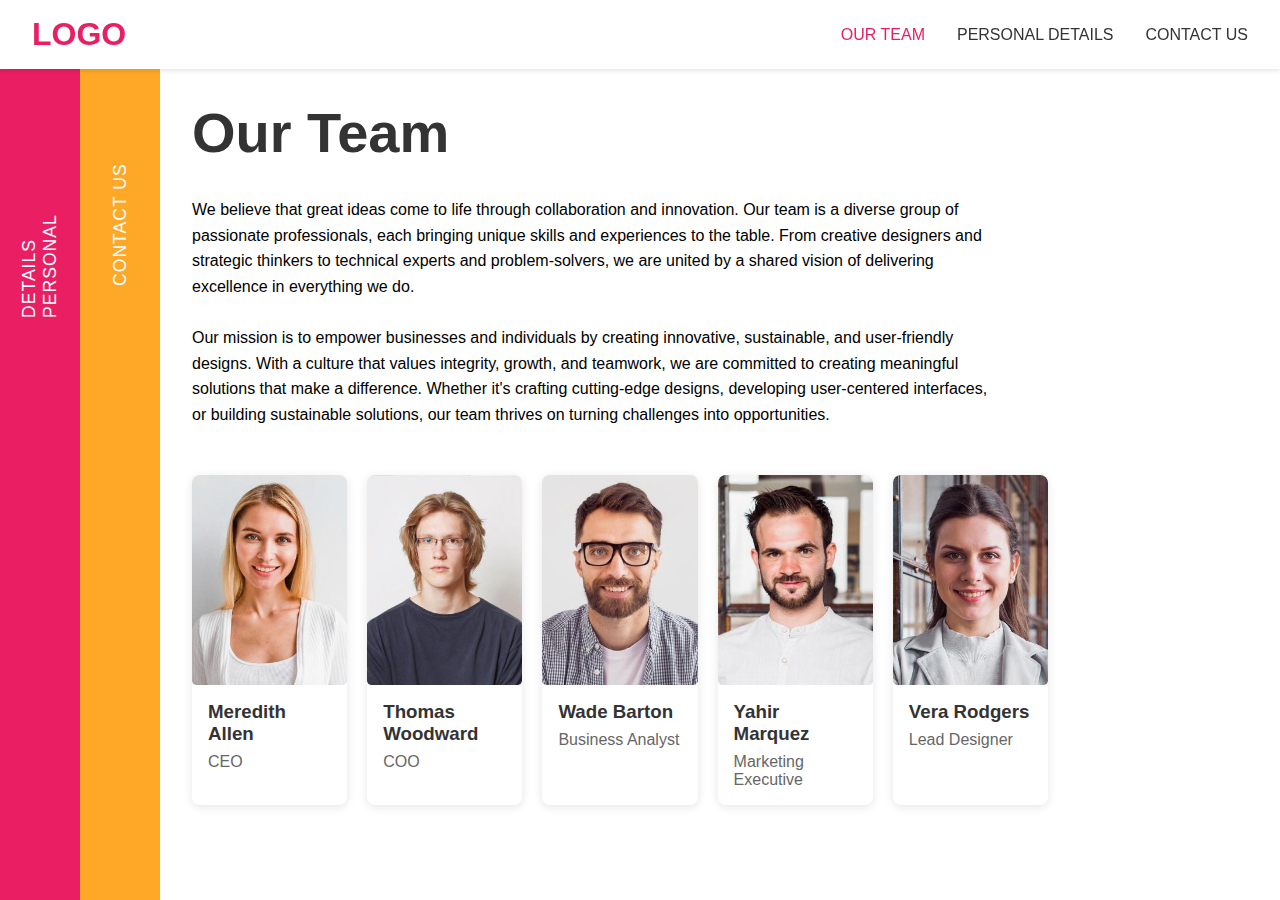
<file: index.html>
<!DOCTYPE html>
<html lang="en">
<head>
    <meta charset="UTF-8">
    <meta name="viewport" content="width=device-width, initial-scale=1.0">
    <title>Our Team</title>
    <link rel="stylesheet" href="styles.css">
    <style>
        /* CSS Reset and Variables */
        :root {
            --primary: #E91E63;
            --secondary: #FFA726;
            --text: #333333;
            --white: #ffffff;
        }

        * {
            margin: 0;
            padding: 0;
            box-sizing: border-box;
        }

        body {
            font-family: Arial, sans-serif;
            min-height: 100vh;
            display: grid;
            grid-template-columns: auto 1fr 200px; /* Added space for sidebar */
        }



        /* Main Content */
        main {
            margin-left: 200px;
            padding: 100px 2rem 2rem;
            background: var(--white);
            min-height: 100vh;
        }

        .team-content {
            max-width: 1200px;
            margin: 0 auto;
        }

        h1 {
            font-size: 3.5rem;
            margin-bottom: 2rem;
            color: var(--text);
        }

        .team-description {
            max-width: 800px;
            margin-bottom: 3rem;
            line-height: 1.6;
        }

        /* Team Grid */
        .team-grid {
            display: flex; /* Changed to flex for single line */
            justify-content: space-between; /* Space between items */
            margin-bottom: 3rem;
        }

        .team-member {
            background: var(--white);
            border-radius: 8px;
            overflow: hidden;
            box-shadow: 0 2px 10px rgba(0,0,0,0.1);
            transition: transform 0.3s ease;
            flex: 1; /* Allow flex items to grow */
            margin-right: 20px; /* Space between members */
            max-width: 200px; /* Fixed width for each member */
        }

        .team-member:last-child {
            margin-right: 0; /* Remove margin for the last item */
        }

        .team-member:hover {
            transform: translateY(-5px);
        }

        .team-member img {
            width: 100%;
            height: auto;
            display: block;
        }

        .team-member-info {
            padding: 1rem;
        }

        .team-member h3 {
            margin-bottom: 0.5rem;
            color: var(--text);
        }

        .team-member p {
            color: #666;
        }

        

    </style>
</head>
<body class="team-page">
    <header>
        <a href="/" class="logo">LOGO</a>
        <nav>
            <ul>
                <li><a href="index.html" class="nav-link active">OUR TEAM</a></li>
                <li><a href="p2.html" class="nav-link">PERSONAL DETAILS</a></li>
                <li><a href="p3.html" class="nav-link">CONTACT US</a></li>
            </ul>
        </nav>
    </header>

    <!-- Two left sidebars -->
    <aside class="sidebar sidebar-pink" style="left: 0; align-items: center;">
        <a href="p2.html" class="nav-link">Personal Details</a>
    </aside>

    <aside class="sidebar sidebar-orange" style="left: 80px;">
        <a href="p3.html" class="nav-link">Contact Us</a>
    </aside>

    <main>
        <div class="team-content">
            <h1>Our Team</h1>
            <div class="team-description">
                <p>We believe that great ideas come to life through collaboration and innovation. Our team is a diverse group of passionate professionals, each bringing unique skills and experiences to the table. From creative designers and strategic thinkers to technical experts and problem-solvers, we are united by a shared vision of delivering excellence in everything we do.</p>
                <br>
                <p>Our mission is to empower businesses and individuals by creating innovative, sustainable, and user-friendly designs. With a culture that values integrity, growth, and teamwork, we are committed to creating meaningful solutions that make a difference. Whether it's crafting cutting-edge designs, developing user-centered interfaces, or building sustainable solutions, our team thrives on turning challenges into opportunities.</p>
            </div>

            <div class="team-grid">
                <div class="team-member">
                    <img src="meredith alien.jpg" alt="Meredith Allen">
                    <div class="team-member-info">
                        <h3>Meredith Allen</h3>
                        <p>CEO</p>
                    </div>
                </div>
                <div class="team-member">
                    <img src="Thomas woodward.jpg" alt="Thomas Woodward">
                    <div class="team-member-info">
                        <h3>Thomas Woodward</h3>
                        <p>COO</p>
                    </div>
                </div>
                <div class="team-member">
                    <img src="Wade barttan.jpg" alt="Wade Barton">
                    <div class="team-member-info">
                        <h3>Wade Barton</h3>
                        <p>Business Analyst</p>
                    </div>
                </div>
                <div class="team-member">
                    <img src="Yahir marqueez.jpg" alt="Yahir Marquez">
                    <div class="team-member-info">
                        <h3>Yahir Marquez</h3>
                        <p>Marketing Executive</p>
                    </div>
                </div>
                <div class="team-member">
                    <img src="Vera rodures.jpg" alt="Vera Rodgers">
                    <div class="team-member-info">
                        <h3>Vera Rodgers</h3>
                        <p>Lead Designer</p>
                    </div>
                </div>
            </div>
        </div>
    </main>
</body>
</html>
</file>
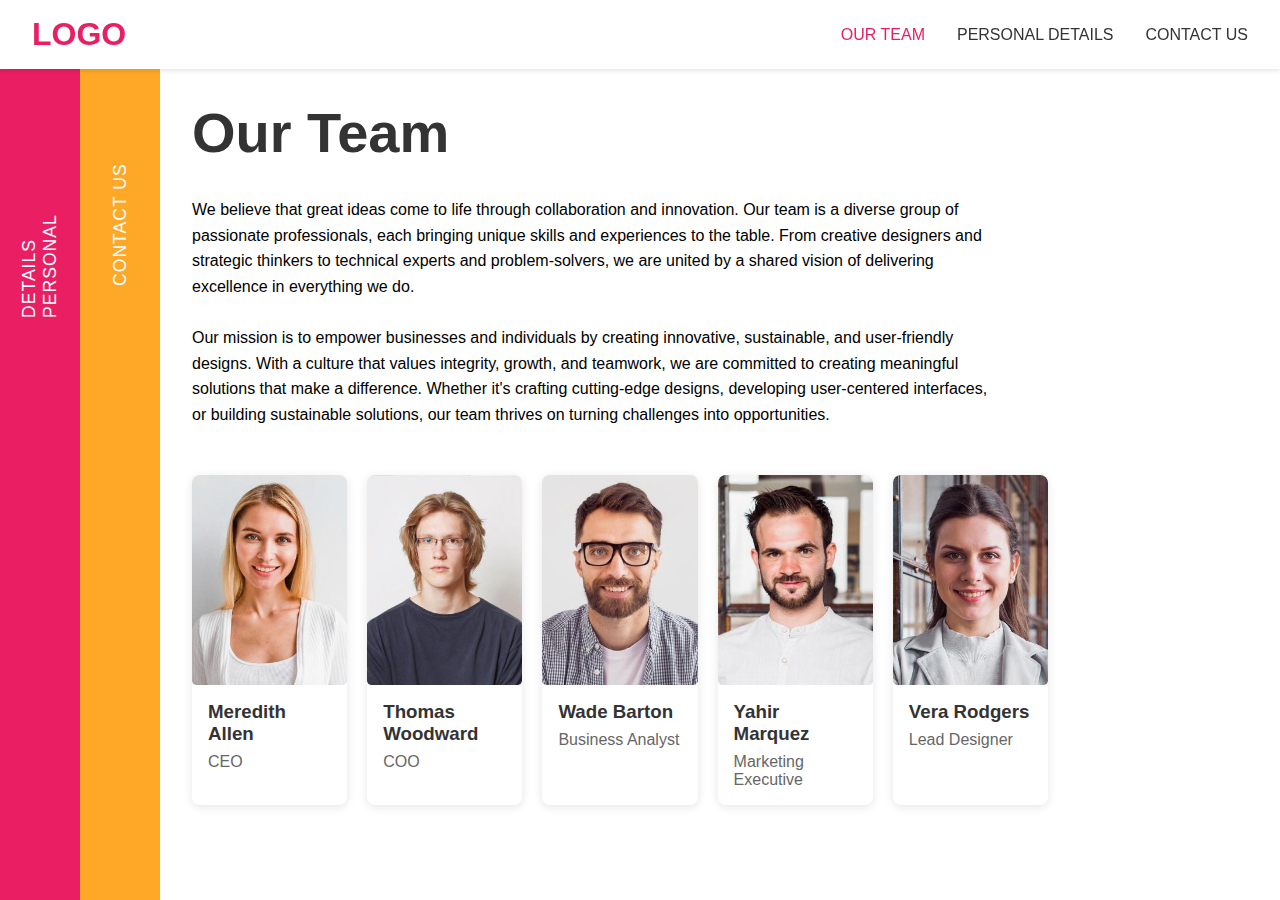
<file: p1.html>
<!DOCTYPE html>
<html lang="en">
<head>
    <meta charset="UTF-8">
    <meta name="viewport" content="width=device-width, initial-scale=1.0">
    <title>Our Team</title>
    <link rel="stylesheet" href="styles.css">
    <style>
        /* CSS Reset and Variables */
        :root {
            --primary: #E91E63;
            --secondary: #FFA726;
            --text: #333333;
            --white: #ffffff;
        }

        * {
            margin: 0;
            padding: 0;
            box-sizing: border-box;
        }

        body {
            font-family: Arial, sans-serif;
            min-height: 100vh;
            display: grid;
            grid-template-columns: auto 1fr 200px; /* Added space for sidebar */
        }



        /* Main Content */
        main {
            margin-left: 200px;
            padding: 100px 2rem 2rem;
            background: var(--white);
            min-height: 100vh;
        }

        .team-content {
            max-width: 1200px;
            margin: 0 auto;
        }

        h1 {
            font-size: 3.5rem;
            margin-bottom: 2rem;
            color: var(--text);
        }

        .team-description {
            max-width: 800px;
            margin-bottom: 3rem;
            line-height: 1.6;
        }

        /* Team Grid */
        .team-grid {
            display: flex; /* Changed to flex for single line */
            justify-content: space-between; /* Space between items */
            margin-bottom: 3rem;
        }

        .team-member {
            background: var(--white);
            border-radius: 8px;
            overflow: hidden;
            box-shadow: 0 2px 10px rgba(0,0,0,0.1);
            transition: transform 0.3s ease;
            flex: 1; /* Allow flex items to grow */
            margin-right: 20px; /* Space between members */
            max-width: 200px; /* Fixed width for each member */
        }

        .team-member:last-child {
            margin-right: 0; /* Remove margin for the last item */
        }

        .team-member:hover {
            transform: translateY(-5px);
        }

        .team-member img {
            width: 100%;
            height: auto;
            display: block;
        }

        .team-member-info {
            padding: 1rem;
        }

        .team-member h3 {
            margin-bottom: 0.5rem;
            color: var(--text);
        }

        .team-member p {
            color: #666;
        }

        

    </style>
</head>
<body class="team-page">
    <header>
        <a href="/" class="logo">LOGO</a>
        <nav>
            <ul>
                <li><a href="p1.html" class="nav-link active">OUR TEAM</a></li>
                <li><a href="p2.html" class="nav-link">PERSONAL DETAILS</a></li>
                <li><a href="p3.html" class="nav-link">CONTACT US</a></li>
            </ul>
        </nav>
    </header>

    <!-- Two left sidebars -->
    <aside class="sidebar sidebar-pink" style="left: 0; align-items: center;">
        <a href="p2.html" class="nav-link">Personal Details</a>
    </aside>

    <aside class="sidebar sidebar-orange" style="left: 80px;">
        <a href="p3.html" class="nav-link">Contact Us</a>
    </aside>

    <main>
        <div class="team-content">
            <h1>Our Team</h1>
            <div class="team-description">
                <p>We believe that great ideas come to life through collaboration and innovation. Our team is a diverse group of passionate professionals, each bringing unique skills and experiences to the table. From creative designers and strategic thinkers to technical experts and problem-solvers, we are united by a shared vision of delivering excellence in everything we do.</p>
                <br>
                <p>Our mission is to empower businesses and individuals by creating innovative, sustainable, and user-friendly designs. With a culture that values integrity, growth, and teamwork, we are committed to creating meaningful solutions that make a difference. Whether it's crafting cutting-edge designs, developing user-centered interfaces, or building sustainable solutions, our team thrives on turning challenges into opportunities.</p>
            </div>

            <div class="team-grid">
                <div class="team-member">
                    <img src="meredith alien.jpg" alt="Meredith Allen">
                    <div class="team-member-info">
                        <h3>Meredith Allen</h3>
                        <p>CEO</p>
                    </div>
                </div>
                <div class="team-member">
                    <img src="Thomas woodward.jpg" alt="Thomas Woodward">
                    <div class="team-member-info">
                        <h3>Thomas Woodward</h3>
                        <p>COO</p>
                    </div>
                </div>
                <div class="team-member">
                    <img src="Wade barttan.jpg" alt="Wade Barton">
                    <div class="team-member-info">
                        <h3>Wade Barton</h3>
                        <p>Business Analyst</p>
                    </div>
                </div>
                <div class="team-member">
                    <img src="Yahir marqueez.jpg" alt="Yahir Marquez">
                    <div class="team-member-info">
                        <h3>Yahir Marquez</h3>
                        <p>Marketing Executive</p>
                    </div>
                </div>
                <div class="team-member">
                    <img src="Vera rodures.jpg" alt="Vera Rodgers">
                    <div class="team-member-info">
                        <h3>Vera Rodgers</h3>
                        <p>Lead Designer</p>
                    </div>
                </div>
            </div>
        </div>
    </main>
</body>
</html>
</file>
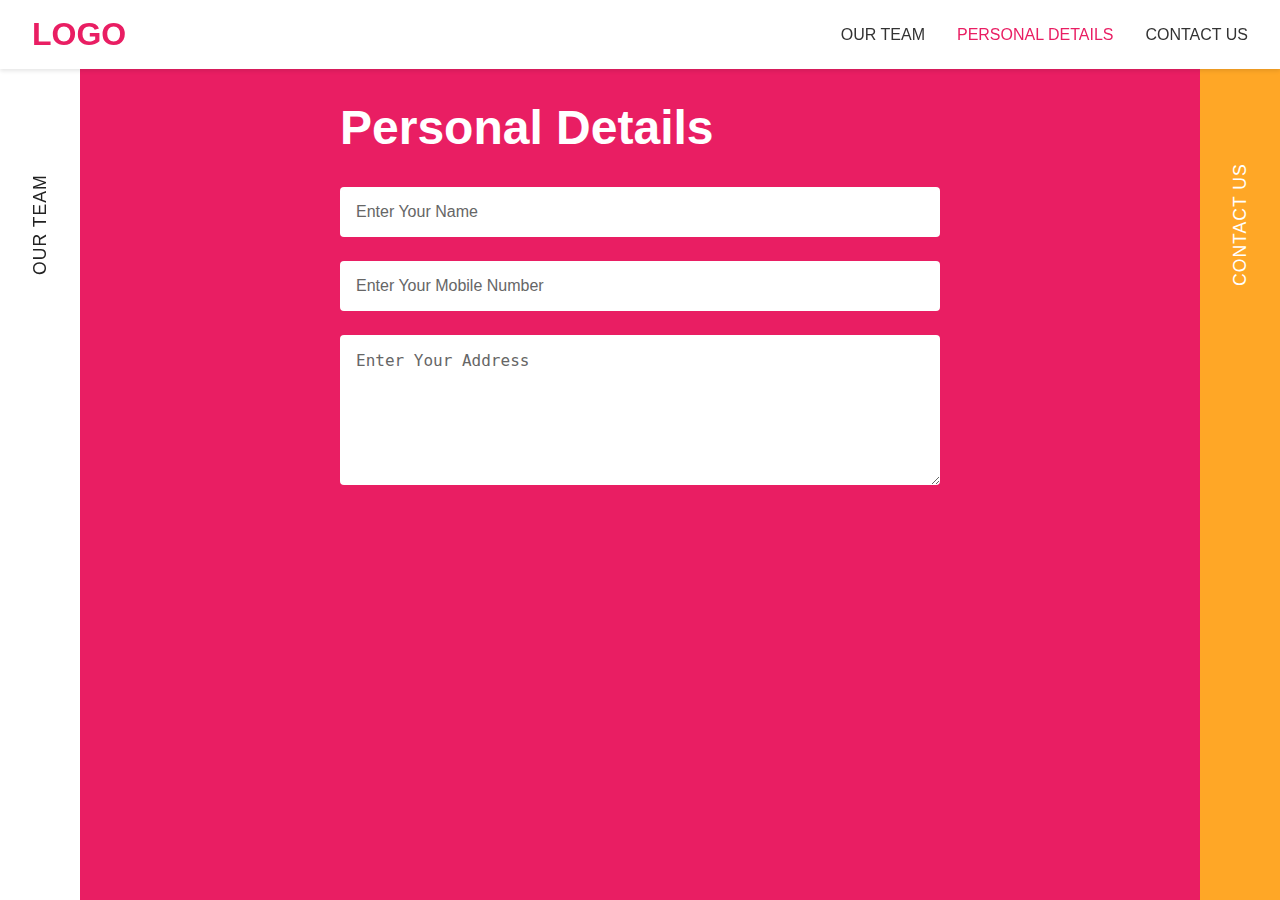
<file: p2.html>
<!DOCTYPE html>
<html lang="en">
<head>
    <meta charset="UTF-8">
    <meta name="viewport" content="width=device-width, initial-scale=1.0">
    <title>Personal Details</title>
    <link rel="stylesheet" href="styles.css">
    <style>
        /* CSS Reset and Variables */
        :root {
            --primary: #E91E63;
            --secondary: #FFA726;
            --text: #333333;
            --white: #ffffff;
        }

        * {
            margin: 0;
            padding: 0;
            box-sizing: border-box;
        }

        body {
            font-family: Arial, sans-serif;
            min-height: 100vh;
            display: grid;
        }

       
       
        /* Main Content */
        main {
            margin-left: 200px;
            padding: 100px 2rem 2rem;
            background: var(--primary);
            min-height: 100vh;
        }

        .personal-details {
            max-width: 600px;
            margin: 0 auto;
        }

        h1 {
            color: var(--white);
            font-size: 3rem;
            margin-bottom: 2rem;
        }

        /* Form Styles */
        .form-group {
            margin-bottom: 1.5rem;
        }

        input, textarea {
            width: 100%;
            padding: 1rem;
            border: none;
            border-radius: 4px;
            font-size: 1rem;
            background: var(--white);
        }

        input::placeholder, textarea::placeholder {
            color: #666;
        }

        textarea {
            min-height: 150px;
            resize: vertical;
        }

    </style>
</head>
<body class="details-page">
    <header>
        <a href="/" class="logo">LOGO</a>
        <nav>
            <ul>
                <li><a href="index.html" class="nav-link">OUR TEAM</a></li>
                <li><a href="p2.html" class="nav-link active">PERSONAL DETAILS</a></li>
                <li><a href="p3.html" class="nav-link">CONTACT US</a></li>
            </ul>
        </nav>
    </header>

    <!-- Left pink sidebar -->
    <aside class="sidebar sidebar-white" style="left: 0;">
        <a href="index.html" class="nav-link " style="color: #222;">Our Team</a>
    </aside>

    <!-- Right orange sidebar -->
    <aside class="sidebar sidebar-orange" style="right: 0;">
        <a href="p3.html" class="nav-link">Contact Us</a>
    </aside>

    <main>
        <div class="personal-details">
            <h1>Personal Details</h1>
            <form id="personalForm">
                <div class="form-group">
                    <input 
                        type="text" 
                        id="name" 
                        placeholder="Enter Your Name"
                        required
                        aria-label="Enter Your Name"
                    >
                </div>
                <div class="form-group">
                    <input 
                        type="tel" 
                        id="mobile" 
                        placeholder="Enter Your Mobile Number"
                        required
                        aria-label="Enter Your Mobile Number"
                    >
                </div>
                <div class="form-group">
                    <textarea 
                        id="address" 
                        placeholder="Enter Your Address"
                        required
                        aria-label="Enter Your Address"
                    ></textarea>
                </div>
            </form>
        </div>
    </main>
</body>
</html>
</file>
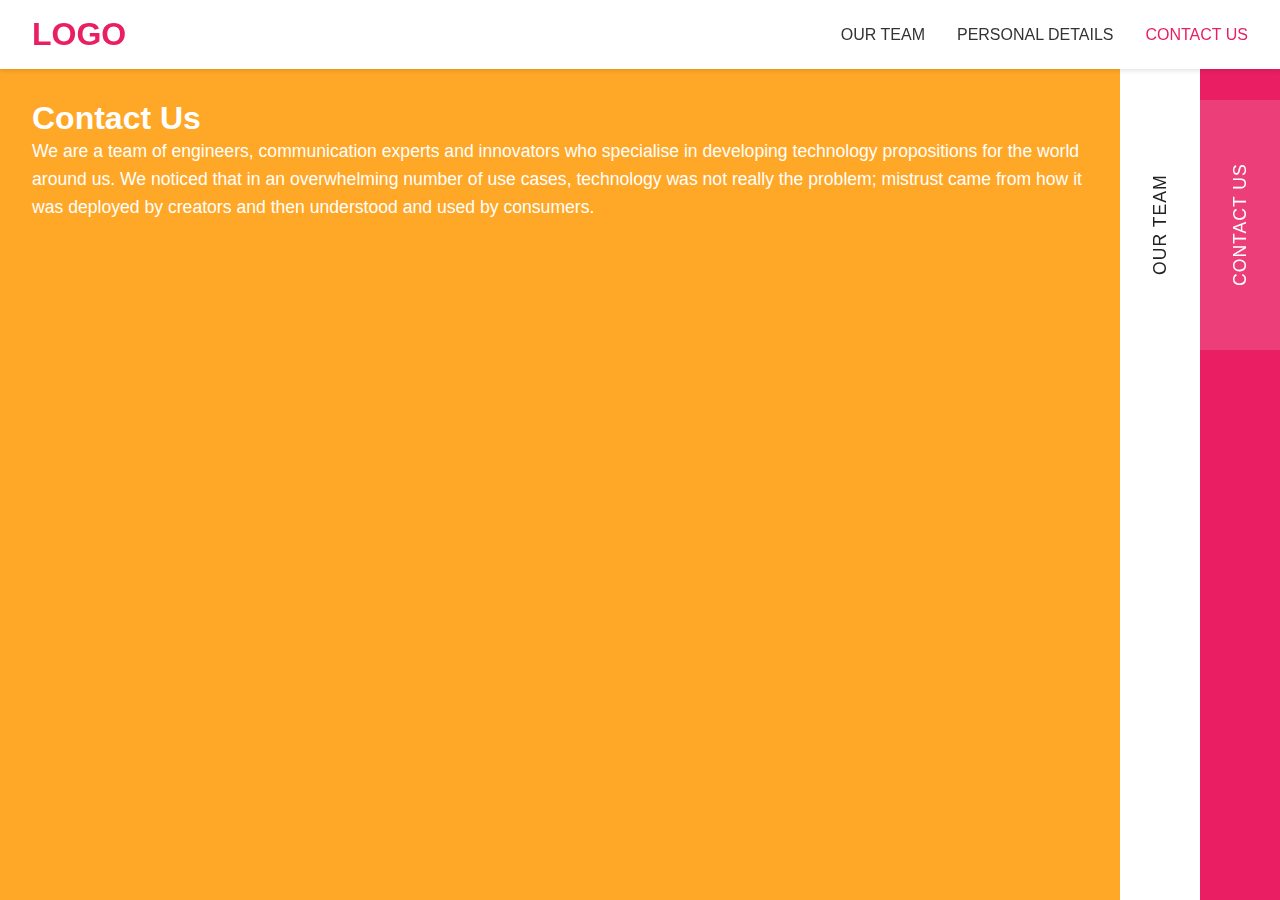
<file: p3.html>
<!DOCTYPE html>
<html lang="en">
<head>
    <meta charset="UTF-8">
    <meta name="viewport" content="width=device-width, initial-scale=1.0">
    <title>Contact Us</title>
    <link rel="stylesheet" href="styles.css">
    <style>
    

        .contact-text {
            font-size: 1.1rem;
            line-height: 1.6;
            margin-bottom: 2rem;

        }

    
    </style>
</head>
  
<body class="contact-page">
    <header>
        <a href="/" class="logo">LOGO</a>
        <nav>
            <ul>
                <li><a href="index.html" class="nav-link">OUR TEAM</a></li>
                <li><a href="p2.html" class="nav-link">PERSONAL DETAILS</a></li>
                <li><a href="p3.html" class="nav-link active">CONTACT US</a></li>
            </ul>
        </nav>
    </header>

    <!-- Two right orange sidebars -->
    <aside class="sidebar sidebar-white" style="right: 80px;">
        <a href="index.html" class="nav-link" style="color: #222;">Our Team</a>
    </aside>

    <aside class="sidebar sidebar-pink" style="right: 0;">
        <a href="p3.html" class="nav-link active">Contact Us</a>
    </aside>

    <main>
        <div >
            <h1>Contact Us</h1>
            <div class="contact-text" style="left:120px;">
                <p>We are a team of engineers, communication experts and innovators who specialise in developing technology propositions for the world around us. We noticed that in an overwhelming number of use cases, technology was not really the problem; mistrust came from how it was deployed by creators and then understood and used by consumers.</p>
            </div>
        </div>
    </main>
</body>
</html>
</file>
<file: styles.css>
/* CSS Reset and Variables */
:root {
  --primary: #E91E63;
  --secondary: #FFA726;
  --text: #333333;
  --white: #ffffff;
}

* {
  margin: 0;
  padding: 0;
  box-sizing: border-box;
}

body {
  font-family: Arial, sans-serif;
  min-height: 100vh;
}

/* Header Styles */
header {
  position: fixed;
  top: 0;
  left: 0;
  right: 0;
  background: var(--white);
  padding: 1rem 2rem;
  display: flex;
  justify-content: space-between;
  align-items: center;
  box-shadow: 0 2px 4px rgba(0,0,0,0.1);
  z-index: 100;
}

.logo {
  color: var(--primary);
  font-size: 2rem;
  font-weight: bold;
  text-decoration: none;
}

nav ul {
  display: flex;
  gap: 2rem;
  list-style: none;
}

nav a {
  text-decoration: none;
  color: var(--text);
  font-weight: 500;
}

nav a.active {
  color: var(--primary);
}

/* Sidebar Styles */
.sidebar {
  width: 80px;
  min-height: 100vh;
  padding-top: 100px;
  position: fixed;
  top: 0;
  bottom: 0;
  display: flex;
  flex-direction: column;
  z-index: 50;
}

.sidebar-pink {
  background: var(--primary);
}

.sidebar-orange {
  background: var(--secondary);
}

.sidebar a {
  color: var(--white);
  text-decoration: none;
  writing-mode: vertical-lr;
  transform: rotate(180deg);
  padding: 2rem 1.5rem;
  font-size: 1.1rem;
  text-transform: uppercase;
  letter-spacing: 1px;
  transition: background-color 0.3s;
  height: 250px;
  display: flex;
  align-items: center;
  justify-content: center;
}

.sidebar a:hover {
  background-color: rgba(255, 255, 255, 0.1);
}

.sidebar a.active {
  background-color: rgba(255, 255, 255, 0.15);
}

/* Main Content Styles */
main {
  min-height: 100vh;
  padding: 100px 2rem 2rem;
  transition: margin 0.3s ease;
}

/* Page Specific Main Content */
.team-page main {
  margin-left: 160px; /* For two left sidebars */
  background: var(--white);
}

.details-page main {
  margin-left: 80px;
  margin-right: 80px;
  background: var(--primary);
  color: var(--white);
}

.contact-page main {
  margin-right: 160px; /* For two right sidebars */
  background: var(--secondary);
  color: var(--white);
}

/* Footer Styles */
footer {
  background: #222;
  color: var(--white);
  padding: 1rem 2rem;
  display: flex;
  justify-content: space-between;
  align-items: center;
}

footer a {
  color: var(--white);
  text-decoration: none;
  margin-left: 1rem;
}

/* Responsive Design */
@media (max-width: 768px) {
  .sidebar {
      display: none;
  }

  main {
      margin: 0 !important;
  }

  .mobile-toggle {
      display: block !important;
  }
}
</file>
